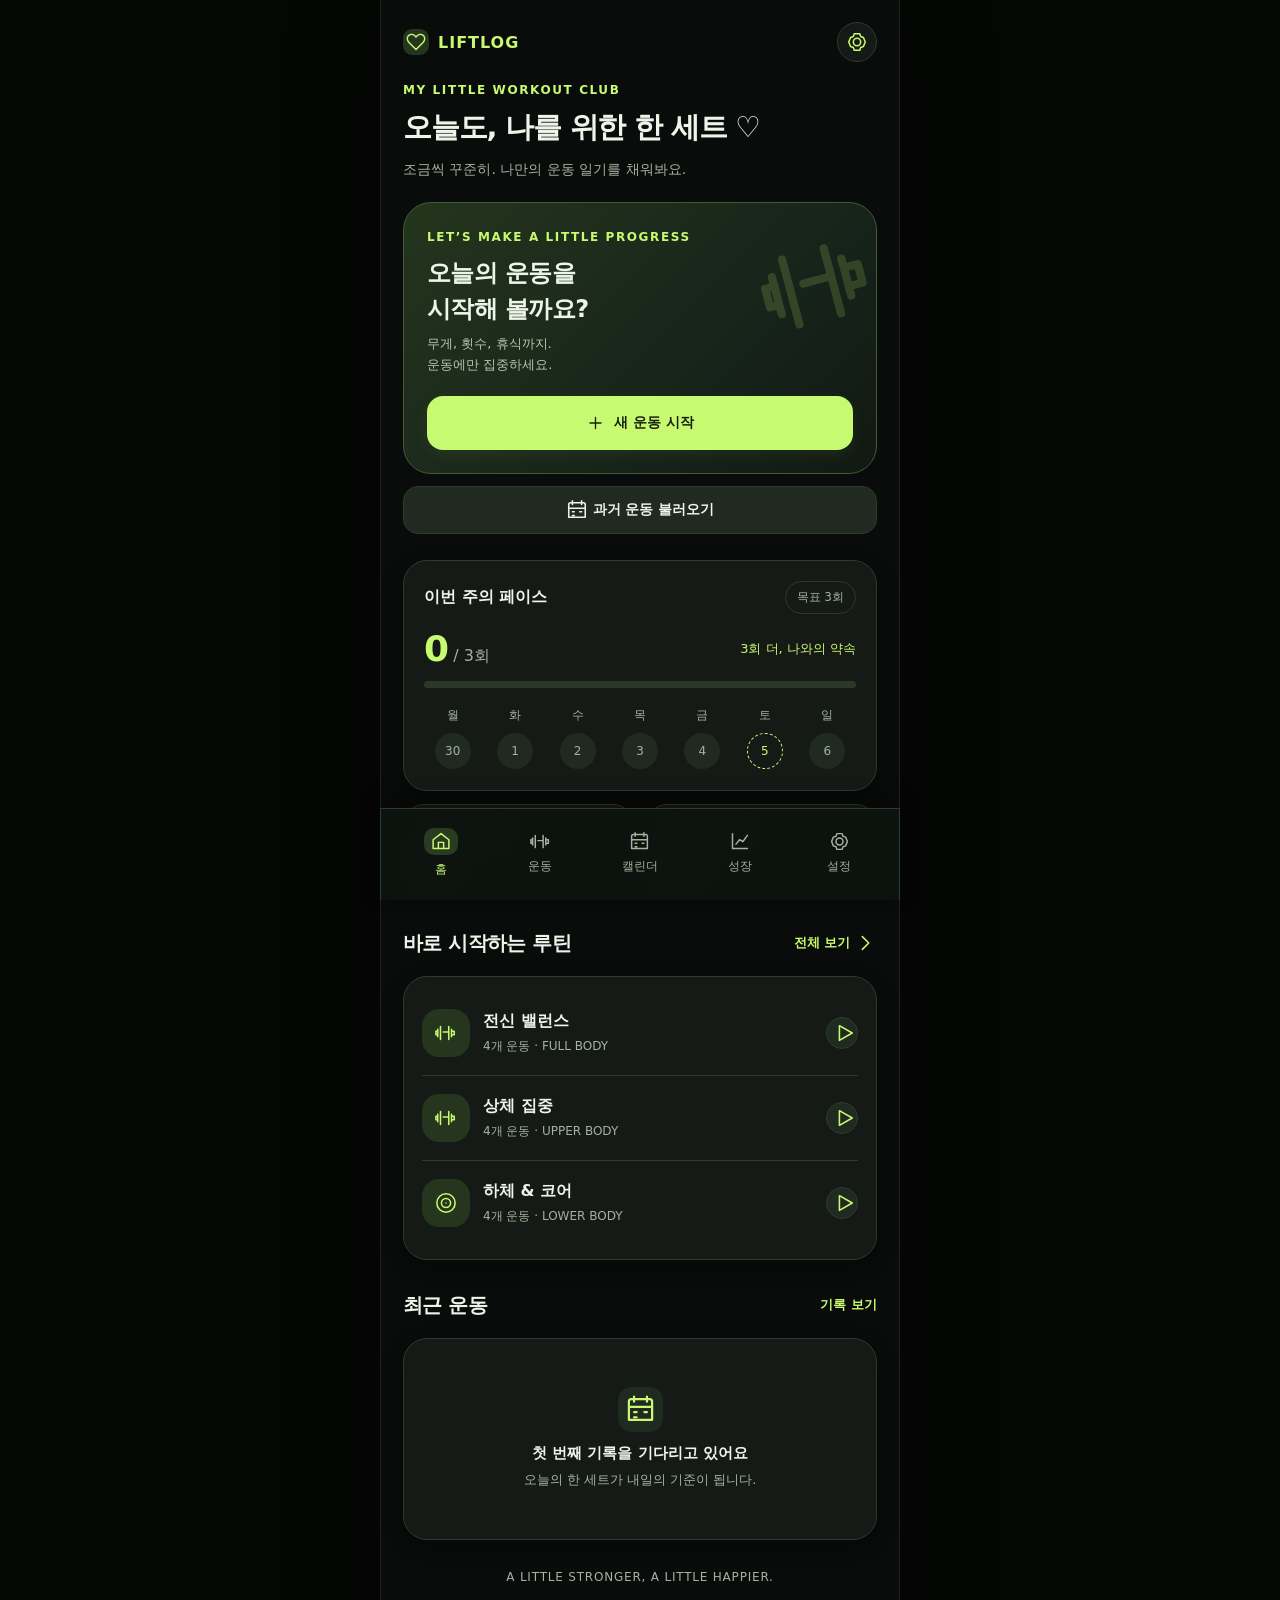
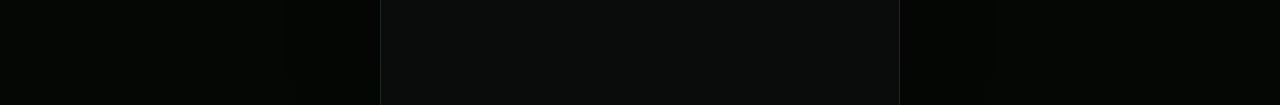
<file: web/index.html>
<!doctype html><html lang="ko"><head><meta charset="utf-8"><meta name="viewport" content="width=device-width,initial-scale=1,viewport-fit=cover"><meta name="theme-color" content="#090c0a"><meta http-equiv="Content-Security-Policy" content="default-src 'self' data:; style-src 'self' 'unsafe-inline'; script-src 'self'; connect-src 'self'; img-src 'self' data:; object-src 'none'; base-uri 'none'"><meta name="apple-mobile-web-app-capable" content="yes"><meta name="apple-mobile-web-app-status-bar-style" content="black-translucent"><meta name="apple-mobile-web-app-title" content="리프트로그"><link rel="apple-touch-icon" href="apple-touch-icon.png"><link rel="manifest" href="manifest.webmanifest"><link rel="icon" href="icon-192.png"><meta name="description" content="나를 위한 귀여운 운동 기록. 캘린더, 타이머, 과거 운동 불러오기."><title>리프트로그 · LIFTLOG</title><link rel="stylesheet" href="style.css"><link rel="stylesheet" href="theme.css"></head><body><div id="app"></div><div id="overlay"></div><div id="toast" role="status"></div><input id="backup-file" type="file" accept="application/json,.json" hidden><script src="app.js"></script><script src="pwa.js"></script></body></html>
</file>
<file: web/style.css>
:root{--bg:#11151e;--surface:#1b222e;--raised:#252f3c;--border:#303947;--text:#f3f5f7;--muted:#98a3b4;--lime:#c8fa71;--blue:#a3c6ff;--red:#ffa5a5;--font:system-ui,-apple-system,'Segoe UI',sans-serif}*{box-sizing:border-box}html{color-scheme:dark}body{margin:0;background:var(--bg);color:var(--text);font-family:var(--font);font-size:14px;-webkit-tap-highlight-color:transparent}button,input,textarea,select{font:inherit}button{cursor:pointer;color:inherit;border:0;background:none}button:disabled{opacity:.35;cursor:default}button:focus-visible,input:focus-visible,textarea:focus-visible,select:focus-visible{outline:2px solid var(--lime);outline-offset:3px}input,textarea,select{background:var(--raised);color:var(--text);border:1px solid var(--border);border-radius:10px;padding:12px;min-width:0}textarea{resize:vertical;width:100%}h1,h2,h3,p{margin:0}h1{font-size:30px;letter-spacing:-1.3px;line-height:1.4}h2{font-size:20px;letter-spacing:-.6px}h3{font-size:16px}p{line-height:1.6}.muted{color:var(--muted)}.lime{color:var(--lime)}.small{font-size:12px}.eyebrow{font-size:10px;font-weight:800;letter-spacing:2.4px;color:var(--lime)}.screen{max-width:520px;margin:0 auto;min-height:100dvh;padding:24px 22px 116px}.head{display:flex;align-items:center;justify-content:space-between;margin-bottom:24px}.brand{font-size:17px;font-weight:900;letter-spacing:2px;display:flex;align-items:center;gap:9px}.brand svg{color:var(--lime)}.avatar,.icon-btn{width:40px;height:40px;border-radius:50%;background:var(--surface);display:grid;place-items:center}.avatar{color:var(--lime)}.icon{width:22px;height:22px;stroke:currentColor;stroke-width:1.7;fill:none;stroke-linecap:round;stroke-linejoin:round;vertical-align:middle}.row{display:flex;align-items:center;justify-content:space-between;gap:10px}.gap{gap:12px}.section{margin-top:26px}.section-title{margin-bottom:14px}.card{background:var(--surface);border:1px solid var(--border);border-radius:20px;padding:20px}.hero{position:relative;overflow:hidden;margin-top:23px;padding:25px;background:linear-gradient(120deg,#263730,#20292c);border:1px solid #445b40;border-radius:22px}.hero h2{font-size:24px;margin:10px 0 7px;position:relative;z-index:1;line-height:1.35}.hero p{max-width:230px;color:#b7c5bc;font-size:12px;position:relative;z-index:1}.hero-art{position:absolute;right:-15px;top:12px;width:135px;height:125px;transform:rotate(-20deg);opacity:.16;color:var(--lime)}.primary{background:var(--lime);color:#182119;font-weight:800;padding:16px 20px;border-radius:13px;display:flex;align-items:center;justify-content:center;gap:9px;width:100%;min-height:51px}.primary .icon{width:19px}.hero .primary{margin-top:23px}.secondary{background:var(--raised);border:1px solid var(--border);padding:12px 15px;border-radius:12px;font-weight:650}.text-btn{color:var(--lime);font-size:12px;font-weight:650;padding:7px 0}.pill{border:1px solid var(--border);color:var(--muted);font-size:11px;border-radius:30px;padding:7px 11px;background:var(--surface);display:inline-flex;align-items:center;gap:4px}.pill.active{background:var(--lime);color:#172014;border-color:var(--lime)}.week{display:grid;grid-template-columns:repeat(7,1fr);gap:5px;margin-top:21px}.day{text-align:center;font-size:11px;color:var(--muted)}.day span{display:grid;place-items:center;width:33px;height:33px;margin:9px auto 0;border-radius:50%;background:#252d3a;color:#bcc4ce}.day.done span{background:var(--lime);color:#172014}.day.today span{outline:1px solid var(--lime);color:var(--lime);background:transparent}.day.done.today span{background:var(--lime);color:#172014}.stats{display:flex;gap:10px;margin-top:13px}.stat{flex:1;background:var(--surface);border:1px solid var(--border);border-radius:16px;padding:16px 13px}.stat-label{font-size:11px;color:var(--muted)}.stat-value{font-size:23px;font-weight:800;margin-top:9px;letter-spacing:-.5px}.stat-value small{font-size:11px;color:var(--muted);font-weight:500}.routine{display:flex;gap:13px;align-items:center;padding:17px 0;border-bottom:1px solid var(--border)}.routine:last-child{border-bottom:0}.routine-art{display:grid;place-items:center;flex:none;width:48px;height:48px;background:#28372c;border-radius:14px;color:var(--lime)}.routine-art.blue{background:#253249;color:var(--blue)}.routine-art.peach{background:#3a302c;color:#eebc9c}.routine-info{flex:1}.routine-info p{font-size:11px;color:var(--muted);margin-top:5px}.routine .icon-btn{width:32px;height:32px;background:var(--raised)}.nav{position:fixed;bottom:0;left:50%;transform:translateX(-50%);width:100%;max-width:520px;display:flex;align-items:center;padding:12px 10px max(14px,env(safe-area-inset-bottom));background:#151b25f5;border-top:1px solid var(--border);backdrop-filter:blur(18px);z-index:10}.nav button{flex:1;color:#7f8b9c;font-size:10px;display:flex;align-items:center;gap:6px;flex-direction:column;padding:4px}.nav button.active{color:var(--lime)}.nav .icon{width:21px;height:21px}.empty{text-align:center;padding:24px 15px;color:var(--muted)}.empty .icon{width:36px;height:36px;color:#758497;margin-bottom:12px}.empty h3{color:var(--text);font-size:14px;margin-bottom:7px}.empty p{font-size:12px}.empty .secondary{margin-top:16px}.tip{display:flex;gap:13px;padding:17px;border-radius:15px;background:#1b2635;color:var(--blue);font-size:12px}.tip .icon{flex:none}.divider{height:1px;background:var(--border);margin:20px 0}.calendar-head{display:flex;align-items:center;justify-content:space-between;margin:20px 0}.calendar-grid{display:grid;grid-template-columns:repeat(7,1fr);gap:6px}.calendar-grid .label{font-size:11px;color:var(--muted);text-align:center;padding-bottom:13px}.calendar-date{height:46px;border-radius:13px;position:relative;font-size:14px}.calendar-date.today{border:1px solid #566d42}.calendar-date.has-record:after{content:'';width:4px;height:4px;background:var(--lime);border-radius:50%;position:absolute;bottom:6px;left:calc(50% - 2px)}.calendar-date.selected{background:var(--lime);color:#192114;font-weight:800}.calendar-date.selected:after{background:#192114}.calendar-date.future{color:#4e5a6b}.log-card{margin-top:12px;padding:18px}.log-card p{font-size:12px;color:var(--muted);margin-top:8px}.log-card .log-metrics{margin-top:16px;display:flex;gap:20px;font-size:12px;color:var(--blue)}.badge{font-size:10px;letter-spacing:.5px;background:#2a392c;color:var(--lime);border-radius:6px;padding:5px 8px}.detail-exercise{border-bottom:1px solid var(--border);padding:15px 0}.detail-exercise:last-child{border:0}.detail-exercise h3{margin-bottom:10px}.set-labels,.set-row{display:grid;grid-template-columns:28px 1fr 1fr 38px;gap:8px;align-items:center}.set-labels{font-size:10px;color:var(--muted);text-align:center;margin:18px 0 10px}.set-row{margin-bottom:9px}.set-row input{text-align:center;width:100%;padding:12px 3px;font-size:16px}.set-number{text-align:center;color:var(--muted);font-size:12px}.check{height:40px;border-radius:10px;background:var(--raised);color:var(--muted)}.check.done{background:var(--lime);color:#1a2415}.set-row.done input{background:#253226;border-color:#3d4d36}.exercise-card{margin-top:14px;padding:18px}.exercise-card .last{font-size:11px;color:var(--muted);margin-top:8px}.add-set{width:100%;margin-top:6px;border-radius:10px;background:var(--raised);padding:12px;color:var(--muted);font-size:12px}.workout-top{position:sticky;top:0;z-index:5;background:var(--bg);padding:0 0 13px}.workout-header{display:flex;justify-content:space-between;align-items:center}.elapsed{font-variant-numeric:tabular-nums;color:var(--lime);font-size:12px}.workout-bottom{display:flex;gap:10px;margin-top:20px}.workout-bottom button{flex:1}.timer-float{position:fixed;bottom:18px;left:50%;transform:translateX(-50%);width:calc(100% - 32px);max-width:488px;background:#c8fa71;color:#152014;padding:14px 17px;display:flex;align-items:center;justify-content:space-between;gap:10px;border-radius:18px;z-index:20;box-shadow:0 8px 35px #0006}.timer-float b{font-size:23px;font-variant-numeric:tabular-nums}.timer-float .icon-btn{background:#15201416;color:#152014;width:32px;height:32px}.timer-float .small{font-size:10px}.timer-time{font-size:70px;font-weight:800;letter-spacing:-4px;font-variant-numeric:tabular-nums;text-align:center;margin:32px 0}.timer-circle{position:relative;margin:25px auto;width:220px;height:220px;display:grid;place-items:center}.timer-circle svg{position:absolute;inset:0;transform:rotate(-90deg)}.timer-circle .timer-time{font-size:54px;letter-spacing:-2px;margin:0}.timer-controls{display:flex;justify-content:center;gap:8px;flex-wrap:wrap}.setting-row{display:flex;justify-content:space-between;align-items:center;gap:15px;padding:18px 0;border-bottom:1px solid var(--border)}.setting-row:last-child{border:0}.setting-row p{font-size:11px;color:var(--muted);margin-top:5px}.segmented{background:var(--bg);padding:4px;display:flex;border-radius:10px}.segmented button{padding:9px 14px;border-radius:7px;font-size:12px;color:var(--muted)}.segmented button.active{background:var(--lime);color:#182114;font-weight:800}.switch{height:28px;width:47px;border-radius:20px;background:#45505e;padding:3px}.switch span{display:block;width:22px;height:22px;border-radius:50%;background:white}.switch.on{background:var(--lime)}.switch.on span{margin-left:19px;background:#182114}.danger{color:var(--red)}.overlay-backdrop{position:fixed;inset:0;z-index:50;background:#0009;display:flex;justify-content:center;align-items:flex-end}.sheet{width:100%;max-width:520px;background:#1a222e;border:1px solid var(--border);border-bottom:0;border-radius:26px 26px 0 0;max-height:90dvh;overflow-y:auto;padding:12px 22px 30px;box-shadow:0 -12px 60px #0004}.handle{width:34px;height:4px;background:#485363;border-radius:4px;margin:0 auto 19px}.sheet-head{display:flex;justify-content:space-between;align-items:center;margin-bottom:20px}.sheet .primary{margin-top:18px;position:sticky;bottom:0}.sheet-input{width:100%;margin:12px 0}.filters{display:flex;gap:7px;overflow-x:auto;padding:6px 0 14px;scrollbar-width:none}.filters .pill{white-space:nowrap;padding:9px 14px}.exercise-choice{width:100%;text-align:left;display:flex;align-items:center;gap:12px;padding:15px 0;border-bottom:1px solid var(--border)}.exercise-choice .routine-art{width:41px;height:41px;border-radius:11px}.exercise-choice .box{width:23px;height:23px;border:1px solid #506072;border-radius:7px;display:grid;place-items:center;margin-left:auto;color:transparent}.exercise-choice.selected .box{background:var(--lime);color:#152014;border-color:var(--lime)}.exercise-choice p{font-size:11px;color:var(--muted);margin-top:4px}.form-label{display:block;font-size:12px;color:var(--muted);margin:17px 0 6px}.form-label+input,.form-label+select{width:100%}.sheet-actions{display:flex;gap:10px;margin-top:20px}.sheet-actions button{flex:1;position:static!important;margin:0!important}.chart{width:100%;height:150px;margin-top:18px}.chart text{font-size:9px;fill:var(--muted)}.chart .line{stroke:var(--lime);fill:none;stroke-width:3;stroke-linecap:round;stroke-linejoin:round}.bar-chart{height:120px;display:flex;gap:13px;align-items:flex-end;padding-top:13px}.bar{flex:1;text-align:center;font-size:10px;color:var(--muted)}.bar div{background:var(--lime);min-height:3px;max-height:90px;border-radius:6px 6px 3px 3px;margin-bottom:8px}.bar:nth-child(2n) div{background:#7fae53}.progress-track{height:7px;background:#334033;border-radius:10px;overflow:hidden;margin-top:12px}.progress-track span{display:block;height:100%;background:var(--lime);border-radius:10px}.big-number{font-size:36px;font-weight:800;letter-spacing:-1px}.micro{font-size:10px;color:var(--muted)}.toast{position:fixed;bottom:96px;left:50%;transform:translateX(-50%);background:#f1f4ec;color:#172012;max-width:90%;padding:13px 20px;border-radius:12px;z-index:100;font-size:13px;box-shadow:0 4px 30px #0005}.welcome-line{margin-top:9px;color:var(--muted);font-size:12px}.note{margin-top:14px}.full{width:100%}.search{display:flex;align-items:center;gap:10px;background:var(--raised);padding:0 13px;border-radius:12px;margin:14px 0 12px}.search input{flex:1;border:0;padding-left:0;width:100%;background:transparent}.subtabs{display:flex;gap:20px;margin:22px 0}.subtabs button{font-size:14px;color:var(--muted);padding:10px 0;border-bottom:2px solid transparent}.subtabs .active{color:var(--lime);border-color:var(--lime)}.note-label{font-size:11px;margin-top:12px;display:block;color:var(--muted)}.session-name{width:100%;font-size:20px;font-weight:800;border:0;background:transparent;padding:10px 0}.app-footer{margin-top:26px;text-align:center;color:#596677;font-size:10px;line-height:1.8;letter-spacing:1px}.compact{padding:14px 18px}.chart-select{width:100%;margin-top:17px}.success-mark{width:72px;height:72px;margin:16px auto 20px;background:var(--lime);color:#172012;border-radius:50%;display:grid;place-items:center}.success-mark .icon{width:35px;height:35px}.history-sets{display:flex;flex-wrap:wrap;gap:7px}.history-sets span{background:var(--raised);border-radius:7px;padding:7px 9px;font-size:12px}.mini-tag{font-size:9px;letter-spacing:.8px;color:var(--blue);border:1px solid #445773;border-radius:5px;padding:4px 6px}@media(min-width:600px){body{background:#090d13}.screen{background:var(--bg);border-left:1px solid #232d39;border-right:1px solid #232d39}.overlay-backdrop{align-items:center}.sheet{border-radius:24px;border-bottom:1px solid var(--border);max-height:85dvh}.nav{border-left:1px solid #232d39;border-right:1px solid #232d39}}@media(prefers-reduced-motion:no-preference){.screen{animation:enter .2s ease-out}.sheet{animation:slide .2s ease-out}@keyframes enter{from{opacity:.6;transform:translateY(4px)}to{opacity:1;transform:none}}@keyframes slide{from{transform:translateY(25px);opacity:.5}to{transform:none;opacity:1}}}

.history-choice{margin:0 0 12px;text-align:left;padding:16px 18px}.history-exercises{color:var(--muted);font-size:11px;line-height:1.6;margin-top:10px;overflow-wrap:anywhere}.history-choice .icon{width:18px}
</file>
<file: web/theme.css>
/* Berry Club: shared Android and iPhone visual system */
:root{--bg:#151a16;--surface:#151a16;--raised:#151a16;--border:#1c251e;--text:#edf4e9;--muted:#a4b29f;--lime:#c8fa71;--blue:#c8fa71;--red:#bd3548;--font:ui-rounded,'SF Pro Rounded',system-ui,-apple-system,'Segoe UI',sans-serif}html{color-scheme:dark}body{background:#151a16;font-size:16px}.screen{padding-top:max(22px,env(safe-area-inset-top));padding-bottom:calc(116px + env(safe-area-inset-bottom));background:var(--bg)}h1{font-size:29px;letter-spacing:-1.2px;line-height:1.4}h2{font-size:20px}.brand{font-size:16px;letter-spacing:1px;color:#c8fa71}.brand .icon{width:26px;height:26px;background:#151a16;border-radius:9px;padding:3px}.avatar,.icon-btn{border:1px solid var(--border);background:#151a16}.eyebrow{font-size:12px;letter-spacing:1.6px;color:#c8fa71}.small,.welcome-line,.last,.routine-info p,.note-label,.setting-row p{font-size:13px}.micro,.stat-label,.pill,.set-labels,.app-footer,.tip,.nav button{font-size:12px}.head{margin-bottom:21px}.welcome-line{font-size:14px;line-height:1.8;max-width:340px}.card{border:1px solid var(--border);border-radius:24px;box-shadow:0 5px 20px #00000066}.hero{margin-top:20px;border:1px solid #2b3a2c;background:linear-gradient(135deg,#151a16,#151a16 65%,#151a16);padding:23px;border-radius:28px}.hero h2{font-size:24px;line-height:1.5;color:#edf4e9}.hero p{color:#a4b29f;font-size:13px}.hero-art{opacity:.13;color:#c8fa71;right:0;top:24px;transform:rotate(-15deg);width:115px;height:115px}.hero .primary{margin-top:21px}.primary{background:#c8fa71;color:#151a16;border-radius:16px;font-size:14px;box-shadow:0 5px 12px #00000066;min-height:50px}.secondary{background:#151a16;color:#c8fa71;border:1px solid #2b3a2c;border-radius:15px;font-size:14px;min-height:44px}.text-btn{color:#c8fa71;font-size:13px;min-height:38px}.pill{background:#151a16;color:#a4b29f;border-color:#2b3a2c}.pill.active{background:#c8fa71;border-color:#c8fa71;color:#151a16}.stats{gap:12px}.stat{border-radius:21px;padding:18px 15px;border-color:#1c251e;background:#151a16}.stat-value{font-size:26px;color:#c8fa71}.stat-value small{font-size:12px;color:#a4b29f}.progress-track{background:#1c251e;border-radius:15px}.progress-track span{background:linear-gradient(90deg,#c8fa71,#c8fa71)}.big-number{color:#c8fa71}.week{margin-top:18px}.day{font-size:12px}.day span{height:36px;width:36px;color:#a4b29f;background:#151a16}.day.done span,.day.done.today span{background:#c8fa71;color:white}.day.today span{background:#151a16;border:1px dashed #c8fa71;outline:none;color:#c8fa71}.routine-art{width:48px;height:48px;border-radius:17px;background:#151a16;color:#c8fa71}.routine-art.blue{background:#151a16;color:#c8fa71}.routine-art.peach{background:#1c251e;color:#c8fa71}.routine .icon-btn{background:#151a16;color:#c8fa71}.routine{padding:18px 0}.routine-info p{font-size:12px}.mini-tag{font-size:11px;color:#c8fa71;background:#151a16;border-color:#2b3a2c}.nav{background:#00000066;border-color:#1c251e;padding-top:13px;padding-bottom:max(16px,env(safe-area-inset-bottom));box-shadow:0 -6px 20px #00000066}.nav button{color:#a4b29f;font-size:12px;padding:6px}.nav button.active{color:#c8fa71}.nav button.active .icon{background:#1c251e;border-radius:10px;width:34px;height:27px;padding:3px 6px}.tip{background:#151a16;color:#c8fa71;border:1px solid #1c251e;border-radius:18px;font-size:13px}.empty{color:#a4b29f;padding:28px 14px}.empty .icon{color:#5d7752;background:#151a16;padding:7px;border-radius:14px;width:45px;height:45px}.empty h3{font-size:15px;color:#edf4e9}.empty p{font-size:13px}.calendar-date{height:46px;background:#151a16;border-radius:15px;color:#edf4e9}.calendar-date.today{border:1px dashed #c8fa71}.calendar-date.selected{background:#c8fa71;color:#151a16}.calendar-date.selected:after{background:white}.calendar-date.future{color:#5d7752}.calendar-grid .label{font-size:12px}.badge{background:#151a16;color:#c8fa71;font-size:11px;border-radius:9px}.log-card .log-metrics{color:#c8fa71;flex-wrap:wrap;font-size:13px;gap:12px}.log-card p{font-size:13px}.workout-top{background:var(--bg)}.exercise-card{padding:19px;border-radius:23px}.set-labels{font-size:12px;grid-template-columns:28px 1fr 1fr 44px}.set-row{grid-template-columns:28px 1fr 1fr 44px}.set-row input{background:#151a16;border-color:#1c251e;border-radius:13px;font-size:16px;height:46px;color:#edf4e9}.check{height:44px;border-radius:13px;background:#151a16;color:#c8fa71;border:1px solid #2b3a2c}.check.done{background:#c8fa71;color:white;border-color:#c8fa71}.set-row.done input{background:#151a16;border-color:#5d7752}.add-set{background:#151a16;color:#a4b29f;border:1px dashed #2b3a2c;border-radius:13px;font-size:13px;min-height:44px}.set-number{color:#a4b29f;font-size:13px}.session-name{background:transparent;color:#edf4e9}.elapsed{color:#c8fa71;font-size:13px}.workout-bottom button{font-size:13px;padding-left:10px;padding-right:10px}.timer-float{background:#c8fa71;color:white;border:1px solid #c8fa71;border-radius:22px}.timer-float .icon-btn{background:#c8fa7120;border:0;color:white;width:40px;height:40px}.timer-float .small{font-size:12px}.timer-float .row{gap:8px}.timer-circle .timer-time{color:#c8fa71}.overlay-backdrop{background:#00000066;backdrop-filter:blur(3px)}.sheet{background:#151a16;border-color:#2b3a2c;border-radius:30px 30px 0 0;padding-bottom:max(30px,env(safe-area-inset-bottom));box-shadow:0 -12px 60px #00000066}.handle{background:#2b3a2c;width:40px;height:5px}.search{background:#151a16;border:1px solid #2b3a2c;color:#a4b29f}.search input{background:transparent;font-size:16px;color:#edf4e9}.exercise-choice{padding:17px 0}.exercise-choice p{font-size:12px}.exercise-choice .box{border-color:#5d7752;background:#151a16;border-radius:8px;flex-shrink:0}.exercise-choice.selected .box{background:#c8fa71;border-color:#c8fa71;color:#151a16}.history-sets span{background:#151a16;color:#a4b29f;font-size:13px}.history-exercises{font-size:12px}.history-choice{border-radius:20px}.segmented{background:#151a16}.segmented button{font-size:14px;padding:10px 12px}.segmented button.active{background:#c8fa71;color:white}.switch{background:#2b3a2c;min-height:28px}.switch.on{background:#c8fa71}.switch.on span{background:white}.toast{background:#c8fa71;color:#151a16;border:1px solid #c8fa71;font-size:14px;border-radius:17px}.bar div{background:#c8fa71}.bar:nth-child(2n) div{background:#5d7752}.chart .line{stroke:#c8fa71}.chart text{font-size:11px}.success-mark{background:#1c251e;color:#c8fa71}.app-footer{color:#a4b29f;letter-spacing:.8px;font-size:12px;line-height:1.9}.danger{color:#bd3548}.setting-row{gap:10px}.setting-row h3{font-size:15px}select{background:#151a16;border-color:#2b3a2c;color:#edf4e9;padding:11px 8px}.setting-row select{font-size:14px}.form-label{font-size:14px}.form-label+input,.form-label+select{font-size:16px}.install-note{padding:16px;background:#151a16;border:1px dashed #5d7752;border-radius:18px;margin-top:15px;font-size:13px;color:#c8fa71}.flower-tag{color:#c8fa71;font-size:16px;letter-spacing:6px}.record-stamp{color:#c8fa71}.ios-install-heading{font-size:15px;color:#c8fa71}.settings-ios{margin-top:16px}.ios-install-actions{display:flex;gap:8px;flex-wrap:wrap}.ios-install-actions button{flex:1;white-space:nowrap}input,textarea{font-size:16px}input[type=number]{appearance:textfield}input::-webkit-inner-spin-button{appearance:none}#workout-notes{background:#151a16;border-color:var(--border)}@media(min-width:600px){.screen,.nav{border-left:1px solid #1c251e;border-right:1px solid #1c251e}.screen{box-shadow:0 0 80px #00000066}.sheet{border-radius:28px}}@media(max-width:360px){.screen{padding-left:16px;padding-right:16px}.hero{padding:20px}.timer-float .row{gap:4px}.timer-float .small{font-size:11px}.big-number{font-size:32px}}@media(prefers-reduced-motion:no-preference){.primary:active,.secondary:active,.check:active{transform:scale(.98);transition:transform .15s}.nav button.active .icon{animation:pop .3s ease-out}@keyframes pop{50%{transform:scale(1.12)}100%{transform:scale(1)}}}


/* Keep search and actions above the visible keyboard; only results scroll. */
.overlay-backdrop{top:var(--vv-top,0px);height:var(--vv-height,100dvh);bottom:auto;overscroll-behavior:contain}
.sheet{display:flex;flex-direction:column;overflow:hidden;max-height:calc(var(--vv-height,100dvh) - 12px);padding-bottom:max(12px,env(safe-area-inset-bottom));min-height:0}
.sheet>.handle,.sheet>.sheet-head{flex-shrink:0}.sheet-head{margin-bottom:10px}.sheet-content{min-height:0;overflow-y:auto;overscroll-behavior:contain;scroll-padding:16px}
.sheet[data-kind=picker]{height:calc(var(--vv-height,100dvh) - 16px)}
.sheet[data-kind=picker] .sheet-content{display:flex;flex-direction:column;overflow:hidden;flex:1}
.picker-toolbar,.picker-footer{flex-shrink:0;background:#151a16}.picker-toolbar .search{margin-top:0;margin-bottom:6px}.picker-toolbar .filters{padding-bottom:8px}.picker-toolbar .micro{padding-bottom:6px}.picker-list{overflow:auto;overscroll-behavior:contain;min-height:0;flex:1}.picker-footer{padding-top:8px;border-top:1px solid var(--border)}.picker-footer #picker-add{position:static;margin:0;min-height:48px}
.sheet-content .search{position:sticky;top:0;z-index:2}.sheet-content>input{scroll-margin:12px}.set-swipe{position:relative;overflow:hidden;border-radius:13px;margin-bottom:9px;background:#bd3548}.set-row{position:relative;z-index:1;background:var(--surface);margin:0;min-height:48px;touch-action:pan-y;transition:transform .15s ease}.set-number{cursor:grab;display:grid;place-items:center;align-self:stretch;min-height:48px}.set-number:after{content:'⋮';font-size:16px;opacity:.45}.swipe-delete{position:absolute;right:0;top:0;bottom:0;width:96px;color:#151a16;font-size:13px;display:flex;align-items:center;justify-content:center;gap:5px}.swipe-delete:focus-visible{z-index:3;outline-offset:-3px}.swipe-delete .icon{width:18px}.add-set{font-weight:700;color:#c8fa71;min-height:50px;font-size:14px;margin-top:8px}.quick-sets{width:100%;min-height:40px;color:#a4b29f;font-size:13px;margin-top:4px}.undo-set{color:white;font-weight:800;text-decoration:underline;padding:4px 8px}.keyboard-open .timer-float{display:none}.keyboard-open .sheet>.handle{margin-bottom:8px}.keyboard-open .sheet-head{margin-bottom:6px}

/* Workout workspace */
.workout-screen{padding-bottom:220px}.workout-header .finish-top{background:var(--lime);color:#151a16;min-height:42px;padding:0 20px;border-radius:13px;font-size:14px;font-weight:800}.workout-top{padding-top:5px;margin-top:-5px}.workout-clock-panel{display:flex;align-items:center;justify-content:space-between;margin-top:10px;padding:12px 15px;border-radius:17px;background:#151a16;border:1px solid var(--border)}.workout-clock-panel strong{display:block;font-size:25px;letter-spacing:1px;font-variant-numeric:tabular-nums;color:#c8fa71;margin-top:3px}.workout-clock-panel .icon-btn{width:40px;height:40px}.workout-progress{height:5px;background:#1c251e;border-radius:5px;margin-top:12px;overflow:hidden}.workout-progress>span{display:block;height:100%;background:#c8fa71;transition:width .2s}.swipe-hint{margin-top:10px}.exercise-shortcuts{display:flex;gap:10px;align-items:center;margin-top:12px;flex-wrap:wrap}.exercise-shortcuts .pill{font-size:12px}.exercise-shortcuts .icon{width:15px;height:15px}.duration-fields{display:flex;gap:12px;margin:20px 0}.duration-fields label{flex:1;min-width:0;font-size:13px;color:var(--muted)}.duration-fields input{display:block;width:100%;margin-top:7px;font-size:20px;background:#151a16}.time-review{background:#1c251e;border:1px solid #2b3a2c;color:#c8fa71;padding:16px;border-radius:17px;margin:14px 0;font-size:13px}.time-review p{margin:5px 0 12px}.time-review .secondary{font-size:12px}.rest-dock{position:fixed;left:50%;transform:translateX(-50%);bottom:max(8px,env(safe-area-inset-bottom));width:calc(100% - 24px);max-width:496px;background:#151a16;border:1px solid #2b3a2c;border-radius:21px;z-index:25;box-shadow:0 6px 32px #00000066;overflow:hidden;padding:0 14px 7px;color:#c8fa71}.dock-progress{height:4px;background:#1c251e;margin:0 -14px}.dock-progress i{display:block;height:100%;background:#c8fa71;transition:width .4s linear}.dock-top{display:flex;align-items:center;justify-content:space-between;gap:6px;min-height:70px}.dock-time{text-align:left;min-width:74px;padding:7px 0}.dock-time .micro{display:block}.dock-time b{display:block;font-size:26px;line-height:1.2;font-variant-numeric:tabular-nums;color:#c8fa71}.dock-controls{display:flex;align-items:center;gap:5px}.dock-play{height:42px;width:42px;background:#c8fa71;color:white;border-radius:50%;display:grid;place-items:center}.dock-play .icon{width:20px;height:20px}.dock-adjust{min-width:36px;min-height:42px;border:1px solid #1c251e;border-radius:11px;color:#c8fa71;font-size:13px;font-weight:750}.dock-skip{min-height:42px;font-size:12px;padding:0 4px;color:#a4b29f}.dock-next{font-size:12px;width:100%;text-align:left;padding:9px 0 4px;border-top:1px solid #1c251e;white-space:nowrap;overflow:hidden;text-overflow:ellipsis;color:#a4b29f;min-height:32px}.rest-large{text-align:center;padding:20px 0}.rest-large>*{display:block}.rest-large strong{font-size:68px;color:#c8fa71;letter-spacing:-2px;font-variant-numeric:tabular-nums;margin:10px 0}.rest-presets{display:flex;flex-wrap:wrap;gap:8px;justify-content:center;margin:18px 0}.rest-presets .pill{min-width:60px;min-height:40px;justify-content:center;font-variant-numeric:tabular-nums}.timer-adjust{display:flex;align-items:center;gap:10px}.timer-adjust .primary{flex:1;margin:0;position:static;min-width:0}.timer-adjust>.secondary{padding:12px 8px}.sheet .form-label input{display:block;width:100%;margin-top:8px}.editing-set .rest-dock,.keyboard-open .rest-dock{display:none}.exercise-choice{gap:4px}.exercise-choice-main{display:flex;align-items:center;gap:10px;flex:1;text-align:left;min-width:0;padding:0}.exercise-choice-main>div{min-width:0;flex:1}.exercise-choice-main h3{font-size:15px;overflow-wrap:anywhere}.exercise-choice-main .box{flex-shrink:0}.exercise-choice-main:disabled{opacity:.5}.favorite-button{flex-shrink:0;height:42px;width:34px;color:#5d7752;display:grid;place-items:center}.favorite-button .icon{height:19px;width:19px}.favorite-button.on{color:#c8fa71}.favorite-button.on .icon{fill:#2b3a2c}.custom-routine{display:flex;align-items:center;gap:8px;margin-top:12px;padding:16px}.custom-routine>div{flex:1;min-width:0}.custom-routine .icon-btn{width:35px;height:35px;flex:none}.next-set-highlight{outline:2px solid #c8fa71;outline-offset:-2px;border-radius:13px}@media(max-width:360px){.rest-dock{width:calc(100% - 16px);padding-left:10px;padding-right:10px}.dock-controls{gap:4px}.dock-adjust{min-width:30px}.dock-skip{font-size:11px}.dock-time b{font-size:23px}.exercise-card{padding:14px}.rest-large strong{font-size:58px}}

.rest-dock.above-nav{bottom:calc(100px + env(safe-area-inset-bottom))}

/* Black and lime palette: foreground pairs are explicit for accessible controls. */
:root{--bg:#090c0a;--surface:#151a16;--raised:#202a21;--border:#2e3b2e;--text:#edf4e9;--muted:#a4b29f;--lime:#c8fa71;--blue:#b8dd9a;--red:#ff9ca7}
body{background:#050705}.brand,.eyebrow,.elapsed,.stat-value,.big-number,.record-stamp,.flower-tag{color:var(--lime)}
.card,.stat,.avatar,.icon-btn,.workout-clock-panel{background:var(--surface);border-color:var(--border)}
.hero{background:linear-gradient(135deg,#24351d,#16231a 65%,#111912);border-color:#435b30}.hero h2{color:var(--text)}.hero p{color:#b9c7af}.hero-art{color:var(--lime);opacity:.16}
.primary,.pill.active,.check.done,.segmented button.active,.day.done span,.day.done.today span,.calendar-date.selected,.exercise-choice.selected .box,.dock-play,.workout-header .finish-top{background:var(--lime);border-color:var(--lime);color:#16200e}
.secondary{background:var(--raised);border-color:var(--border);color:var(--text)}.primary{box-shadow:0 5px 16px #c8fa7110}.text-btn,.add-set,.quick-sets{color:var(--lime)}
.nav{background:#0d130ff5;border-color:var(--border)}.nav button{color:var(--muted)}.nav button.active{color:var(--lime)}.nav button.active .icon{background:#293b20}
.routine-art,.routine-art.blue,.routine-art.peach,.brand .icon,.badge,.success-mark,.tip,.mini-tag{background:#25351e;color:var(--lime);border-color:#3d5033}
.routine .icon-btn,.empty .icon{background:var(--raised);color:var(--lime)}.empty h3,.session-name{color:var(--text)}.empty,.app-footer{color:var(--muted)}
input,textarea,select,.set-row input,#workout-notes,.duration-fields input{background:#0e150f;border-color:var(--border);color:var(--text)}input::placeholder,textarea::placeholder{color:#788b74;opacity:1}
.set-row.done input{background:#23331c;border-color:#526b3c}.check{background:var(--raised);color:var(--muted);border-color:var(--border)}.add-set{background:#1e2a1a;border-color:#4c6339}.set-number{color:var(--muted)}
.sheet,.picker-toolbar,.picker-footer{background:#111812;border-color:var(--border)}.search,.segmented,.history-sets span{background:#202a21;color:var(--muted);border-color:var(--border)}.search input{background:transparent;color:var(--text)}.handle{background:#465641}.overlay-backdrop{background:#000a}
.exercise-choice .box{background:#0d140e;border-color:#53664c}.favorite-button{color:#71846a}.favorite-button.on{color:var(--lime)}.favorite-button.on .icon{fill:#c8fa7140}
.calendar-date{background:var(--surface);color:var(--text)}.calendar-date.future{color:#65725f}.calendar-date.today,.day.today span{border-color:var(--lime);color:var(--lime)}.calendar-date.selected:after{background:#16200e}.day span{background:var(--raised);color:var(--muted)}
.progress-track,.workout-progress,.dock-progress{background:#2b3827}.progress-track span,.workout-progress>span,.dock-progress i,.bar div{background:var(--lime)}.bar:nth-child(2n) div{background:#7ba84d}
.workout-clock-panel strong,.dock-time b,.rest-large strong,.timer-circle .timer-time{color:var(--lime)}.rest-dock{background:#121c13;border-color:#4b6238;color:var(--text);box-shadow:0 6px 32px #0008}.dock-adjust{color:var(--lime);border-color:#3c4d32}.dock-skip,.dock-next{color:#b8c8ad;border-color:var(--border)}
.timer-float{background:var(--lime);color:#16200e;border-color:#a7d450}.timer-float .icon-btn{color:#16200e;background:#16200e18}.switch{background:#46513f}.switch.on{background:var(--lime)}.switch.on span{background:#16200e}
.toast{background:#d5f5b0;color:#16200e;border-color:#a7d450}.undo-set{color:#16200e}.danger{color:var(--red)}.time-review{background:#302913;border-color:#62532c;color:#f3d78b}.install-note{background:var(--surface);color:var(--muted);border-color:#526b3c}.next-set-highlight{outline-color:var(--lime)}

.calendar-date.selected{color:#16200e}.calendar-date.selected.today{border-color:var(--lime)}

/* Follow the finger immediately; animate only the release. */
.set-row{transition:transform 180ms cubic-bezier(.2,.8,.2,1);will-change:auto;touch-action:pan-y pinch-zoom}.set-row.swiping{transition:none;will-change:transform;user-select:none}.set-number{touch-action:pan-y pinch-zoom}.swipe-delete{visibility:hidden;pointer-events:none}.swipe-open .swipe-delete,.set-swipe:has(.swiping) .swipe-delete{visibility:visible;pointer-events:auto}.swipe-delete:focus-visible{visibility:visible}.set-swipe{background:#bd3548}.sheet-input[type=date]{min-height:52px;width:100%;max-width:100%;color-scheme:dark}@media(prefers-reduced-motion:reduce){.set-row{transition:none}}

.exercise-note{margin-top:14px}.exercise-note .note-label{display:flex;align-items:center;justify-content:space-between;margin:0 0 8px;color:var(--text);font-size:13px}.exercise-note textarea{display:block;width:100%;min-height:76px;line-height:1.6;background:#0e150f;border-color:var(--border);color:var(--text);padding:12px;border-radius:13px}.exercise-note textarea:focus{border-color:var(--lime)}.previous-exercise-note{margin-top:10px;color:var(--muted);font-size:12px}.previous-exercise-note summary{padding:8px 0;cursor:pointer;color:var(--lime)}.exercise-note-text{white-space:pre-wrap;overflow-wrap:anywhere;line-height:1.65;font-size:13px;color:var(--muted);padding:12px;background:var(--raised);border-radius:12px;margin-top:10px}.time-limit{padding:16px;margin:14px 0;border:1px solid #526b3c;background:#203019;color:var(--text);border-radius:17px;font-size:13px}.time-limit b{color:var(--lime)}.time-limit p{margin:7px 0 12px}.time-limit .secondary{font-size:12px}


/* Swipe release deletes; the action remains available for keyboard/screen-reader users. */
.swipe-delete{visibility:visible;opacity:0;pointer-events:none}.set-swipe:has(.swiping) .swipe-delete{opacity:1}.swipe-delete:focus-visible{opacity:1;pointer-events:auto;z-index:3}
</file>
